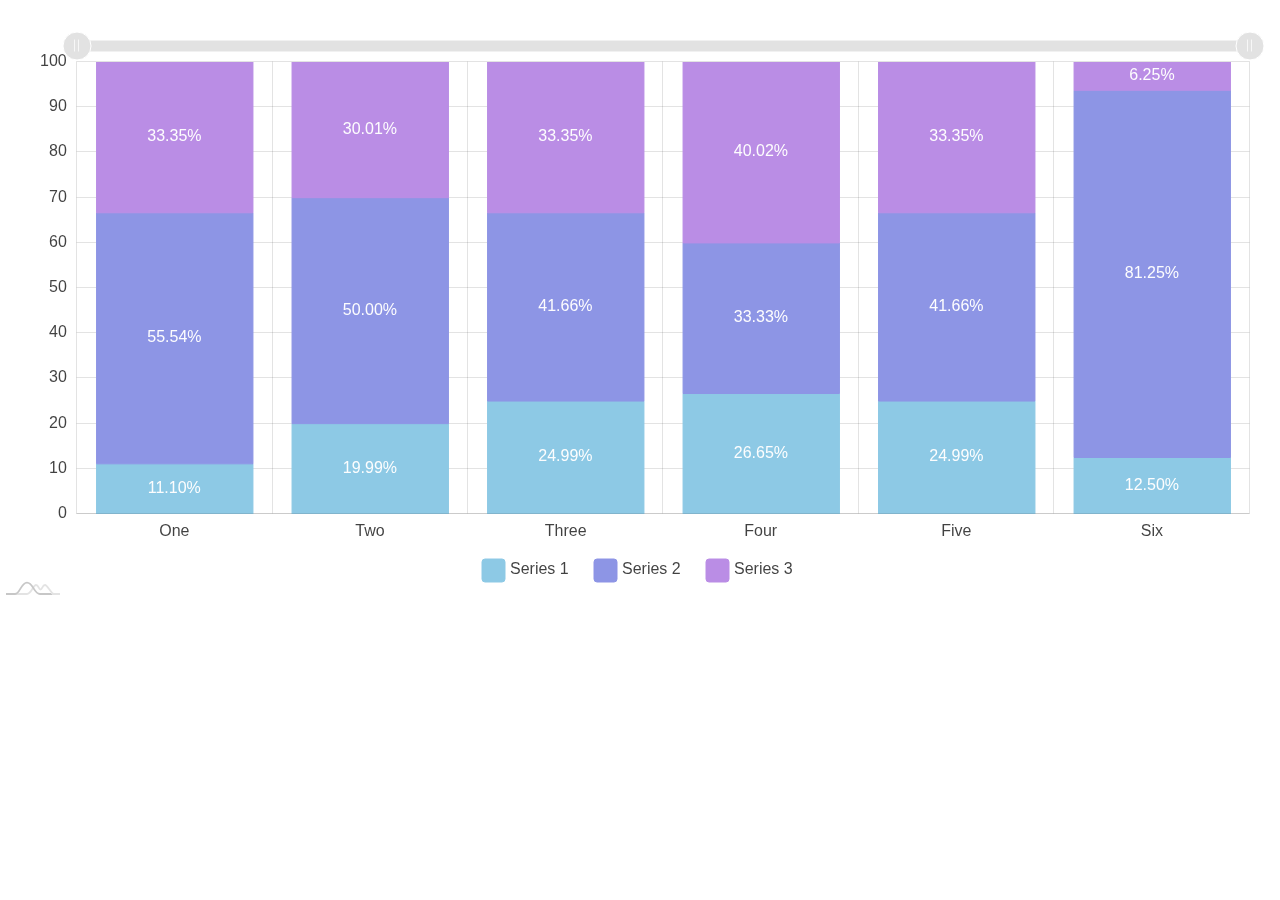
<file: js/amcharts4/examples/javascript/100%-stacked-column-chart/index.html>
<!DOCTYPE html>
<html>
  <head>
    <meta charset="UTF-8" />
    <title>amCharts V4 Example - 100%-stacked-column-chart</title>
    <link rel="stylesheet" href="index.css" />
  </head>
  <body>
    <div id="chartdiv"></div>
    <script src="../../../core.js"></script>
    <script src="../../../charts.js"></script>
    <script src="../../../themes/animated.js"></script>
    <script src="index.js"></script>
  </body>
</html>
</file>
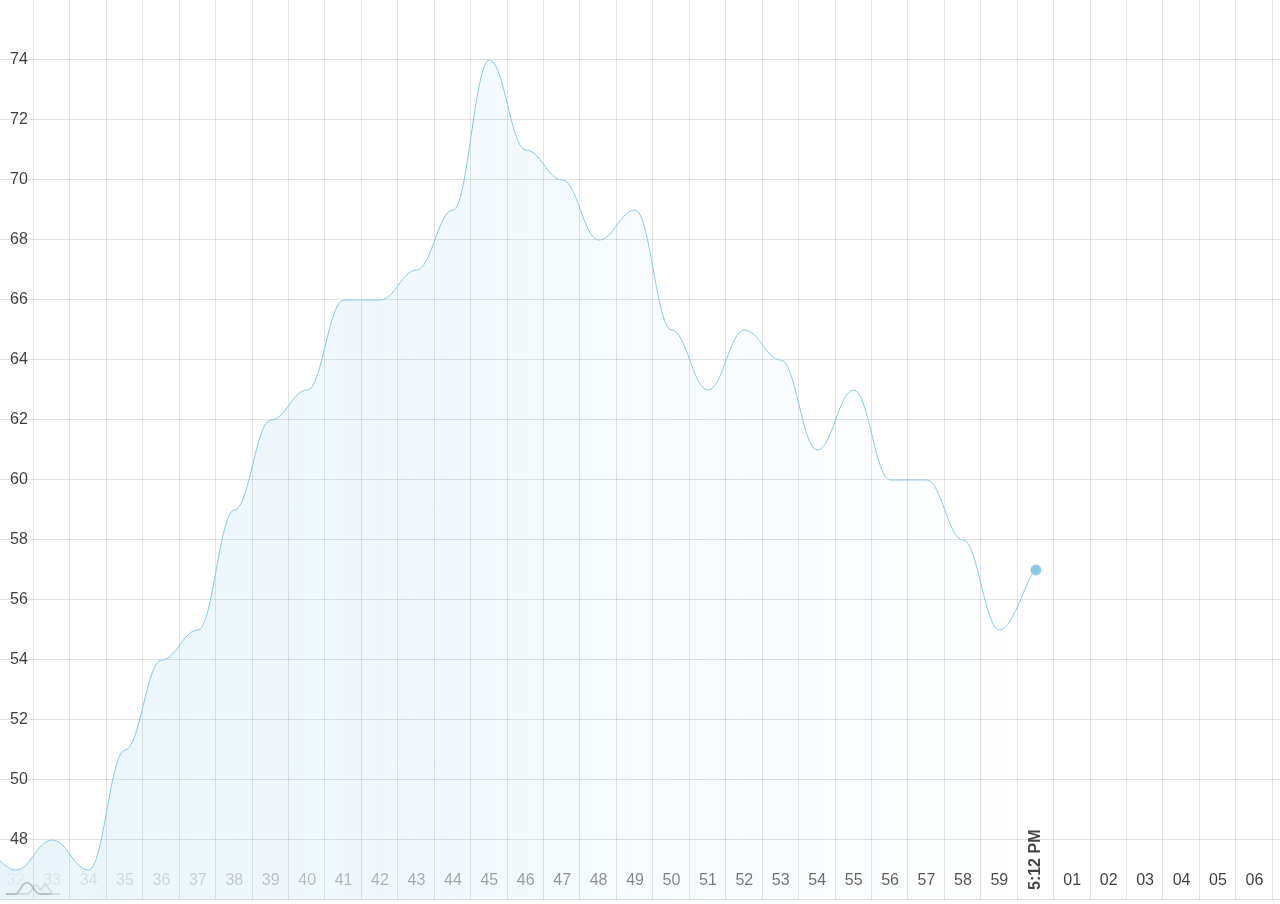
<file: js/amcharts4/examples/javascript/adding-live-data/index.html>
<!DOCTYPE html>
<html>
  <head>
    <meta charset="UTF-8" />
    <title>amCharts V4 Example - adding-live-data</title>
    <link rel="stylesheet" href="index.css" />
  </head>
  <body>
    <div id="chartdiv"></div>
    <script src="../../../core.js"></script>
    <script src="../../../charts.js"></script>
    <script src="../../../themes/animated.js"></script>
    <script src="../../../themes/dark.js"></script>
    <script src="index.js"></script>
  </body>
</html>
</file>
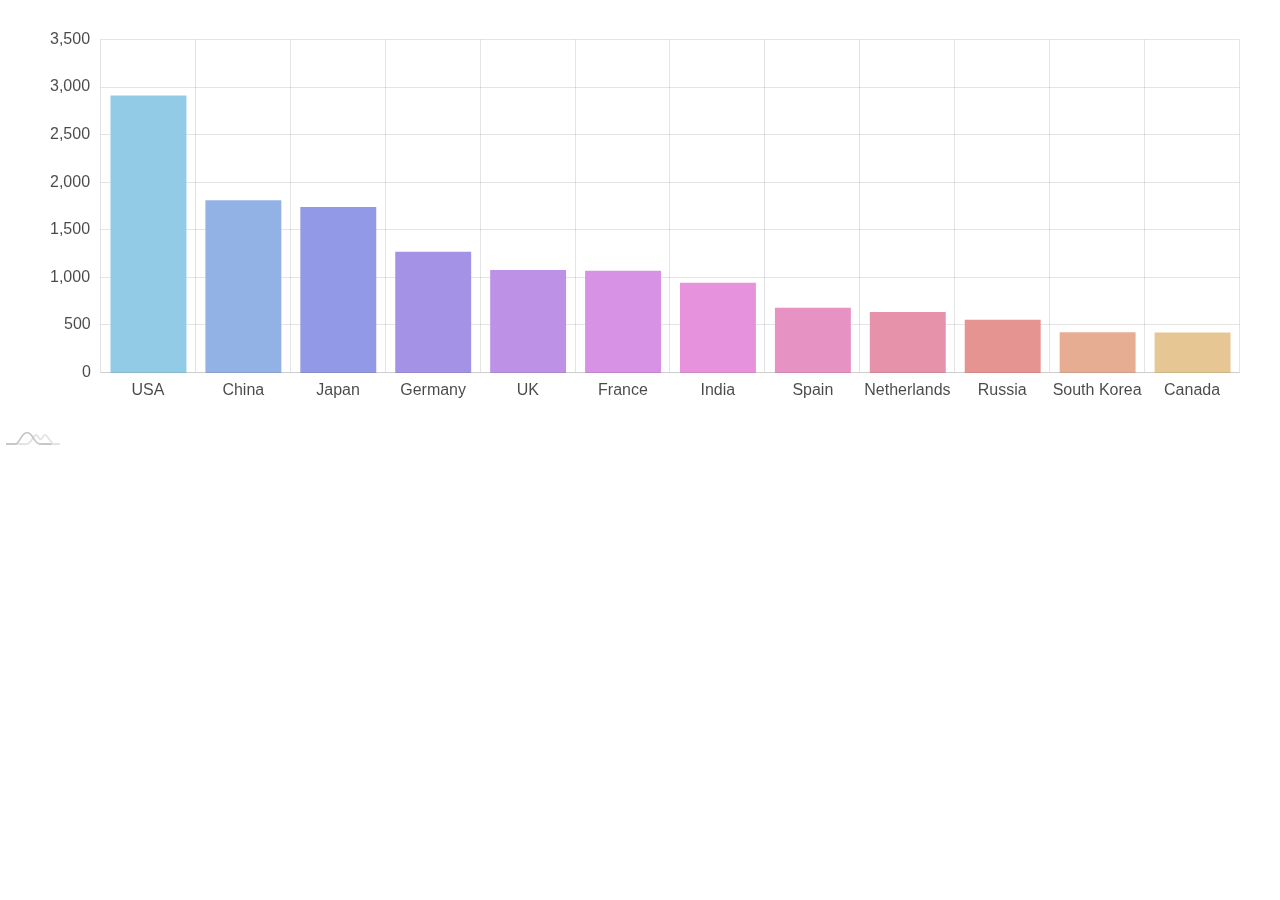
<file: js/amcharts4/examples/javascript/amcharts3/index.html>
<!DOCTYPE html>
<html>
  <head>
    <meta charset="UTF-8" />
    <title>amCharts V4 Example - amcharts3</title>
    <link rel="stylesheet" href="index.css" />
    <link rel="stylesheet" href="https://www.amcharts.com/lib/3/plugins/export/export.css" type="text/css" media="all" />
    <script src="https://www.amcharts.com/lib/3/amcharts.js"></script>
    <script src="https://www.amcharts.com/lib/3/serial.js"></script>
    <script src="https://www.amcharts.com/lib/3/plugins/export/export.min.js"></script>
    <script src="https://www.amcharts.com/lib/3/themes/light.js"></script>
  </head>
  <body>
    <div id="chartdiv"></div>
    <div id="chartdiv2"></div>
    <script src="v3.js"></script>
    <script src="../../../core.js"></script>
    <script src="../../../charts.js"></script>
    <script src="../../../themes/animated.js"></script>
    <script src="index.js"></script>
  </body>
</html>
</file>
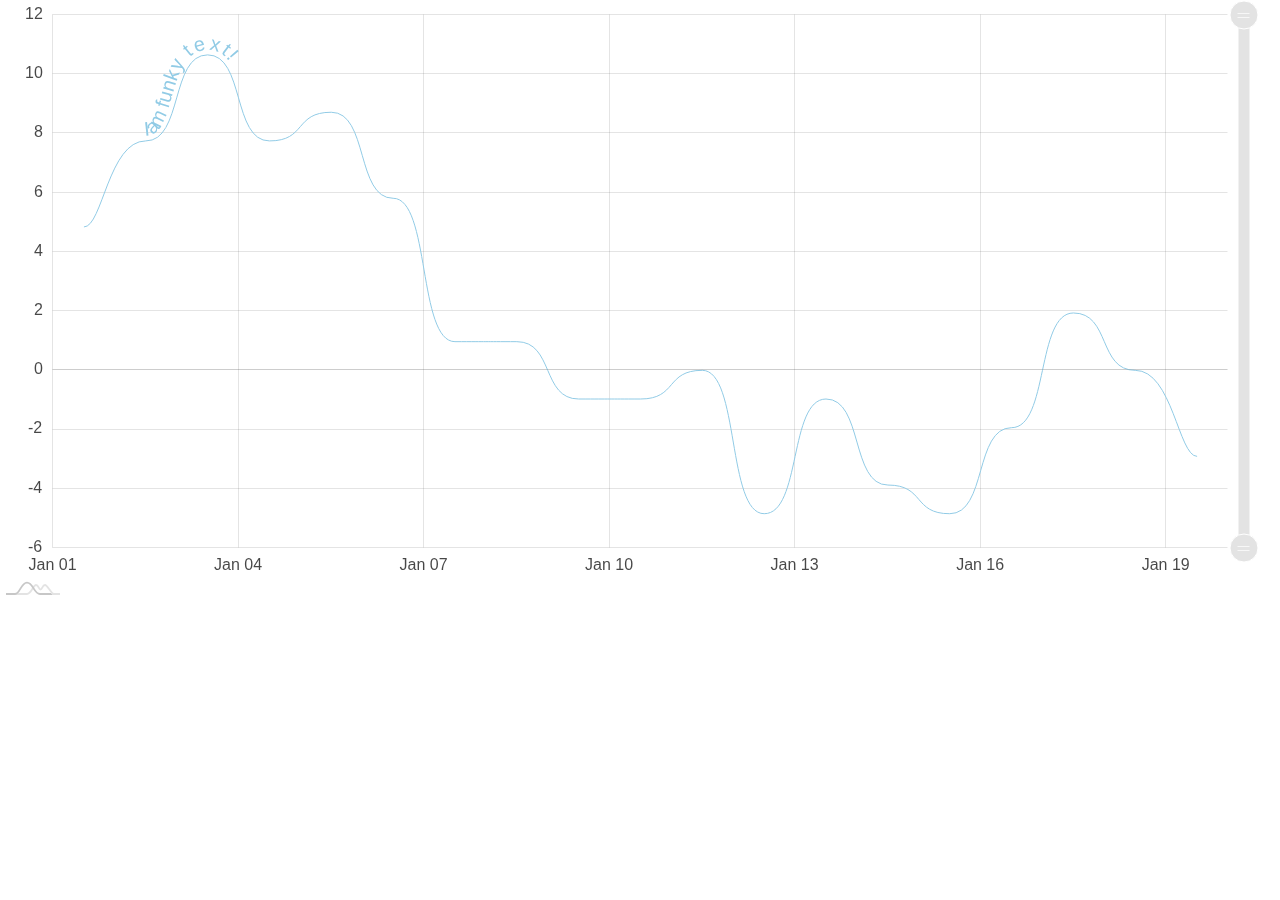
<file: js/amcharts4/examples/javascript/animating-along-the-line-series/index.html>
<!DOCTYPE html>
<html>
  <head>
    <meta charset="UTF-8" />
    <title>amCharts V4 Example - animating-along-the-line-series</title>
    <link rel="stylesheet" href="index.css" />
  </head>
  <body>
    <div id="chartdiv"></div>
    <script src="../../../core.js"></script>
    <script src="../../../charts.js"></script>
    <script src="../../../themes/animated.js"></script>
    <script src="index.js"></script>
  </body>
</html>
</file>
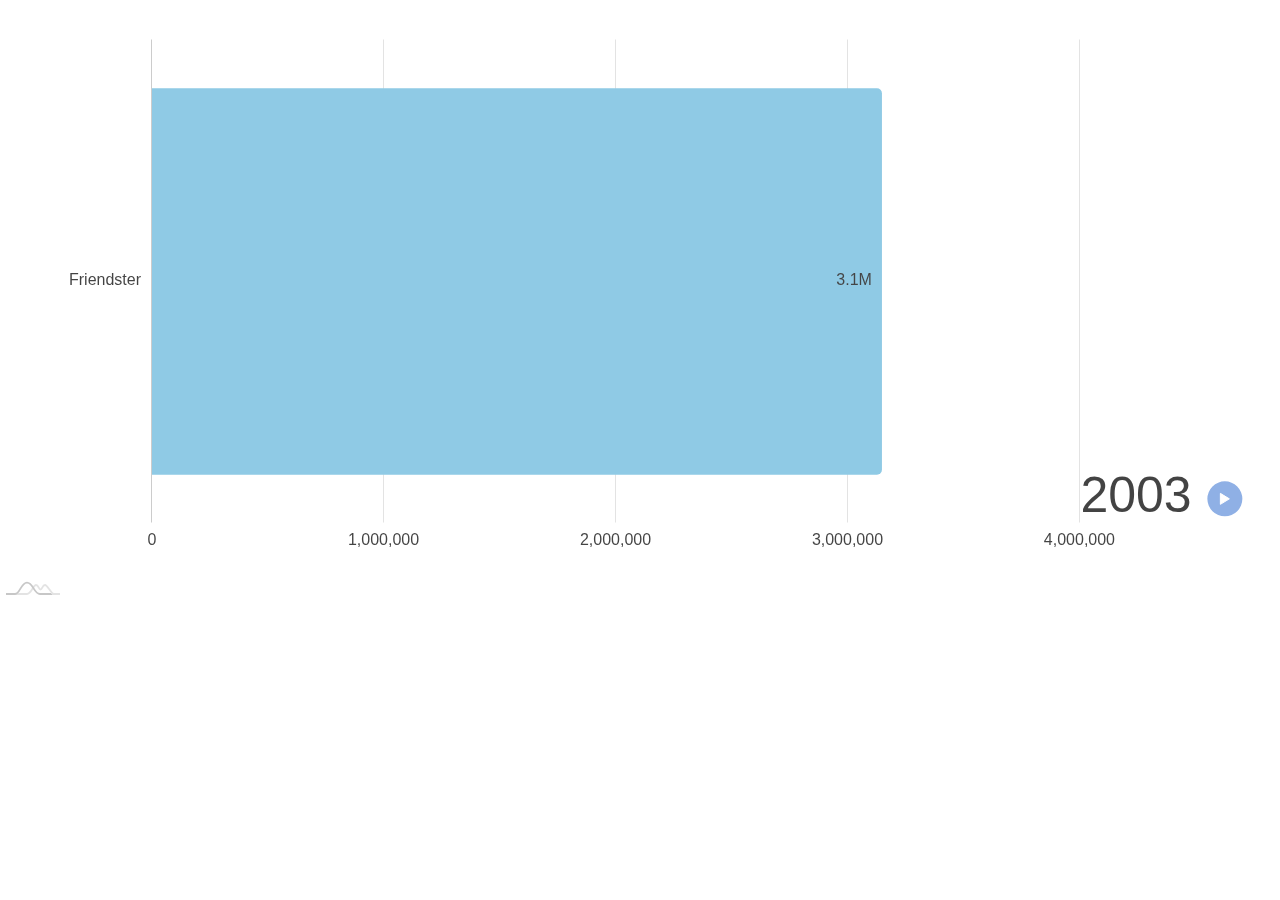
<file: js/amcharts4/examples/javascript/bar-chart-race/index.html>
<!DOCTYPE html>
<html>
  <head>
    <meta charset="UTF-8" />
    <title>amCharts V4 Example - bar-chart-race</title>
    <link rel="stylesheet" href="index.css" />
  </head>
  <body>
    <div id="chartdiv"></div>
    <script src="../../../core.js"></script>
    <script src="../../../charts.js"></script>
    <script src="../../../themes/animated.js"></script>
    <script src="index.js"></script>
  </body>
</html>
</file>
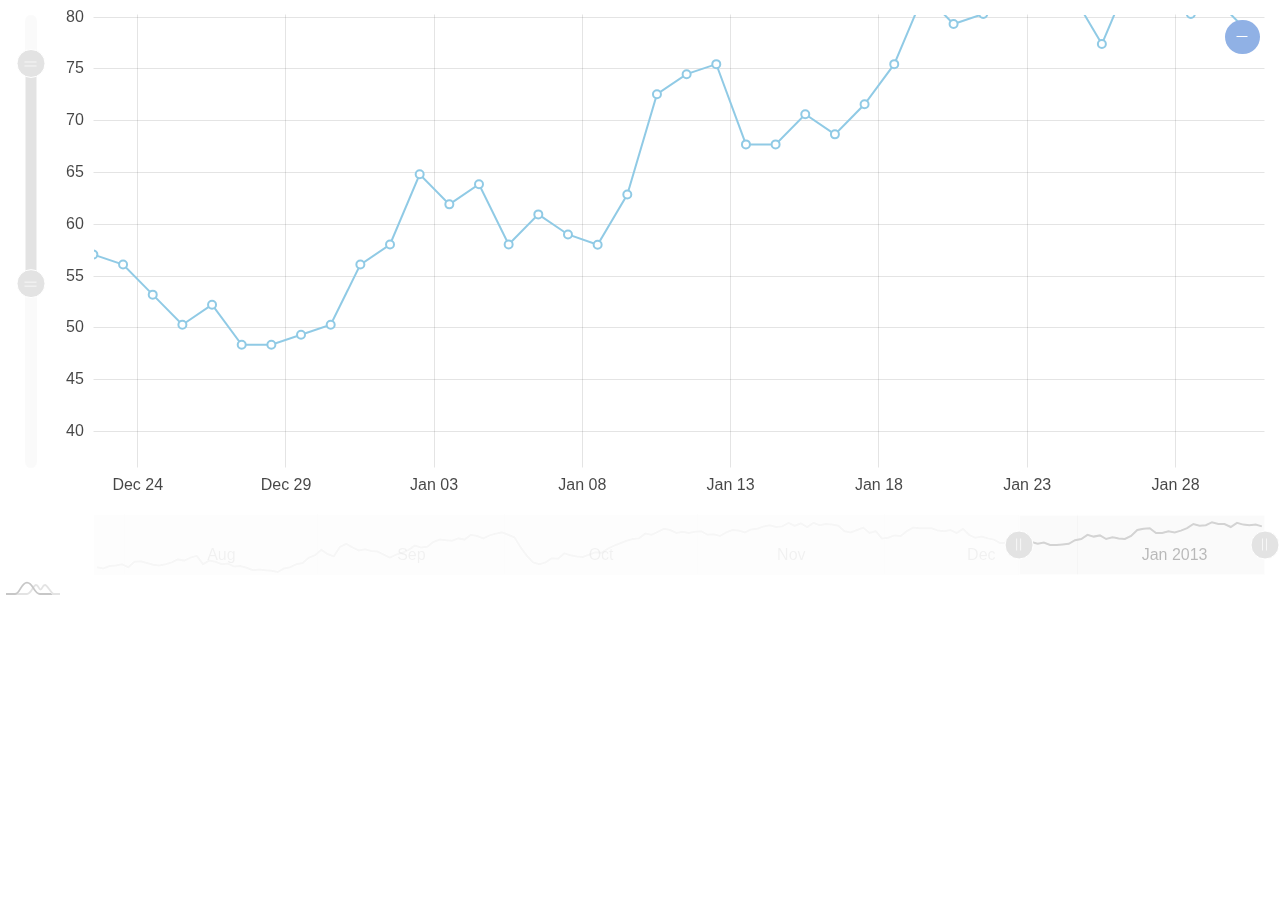
<file: js/amcharts4/examples/javascript/base/index.html>
<!DOCTYPE html>
<html>
  <head>
    <meta charset="UTF-8" />
    <title>amCharts V4 Example - base</title>
    <link rel="stylesheet" href="index.css" />
  </head>
  <body>
    <div id="chartdiv"></div>
    <script src="../../../core.js"></script>
    <script src="../../../charts.js"></script>
    <script src="../../../themes/animated.js"></script>
    <script src="index.js"></script>
  </body>
</html>
</file>
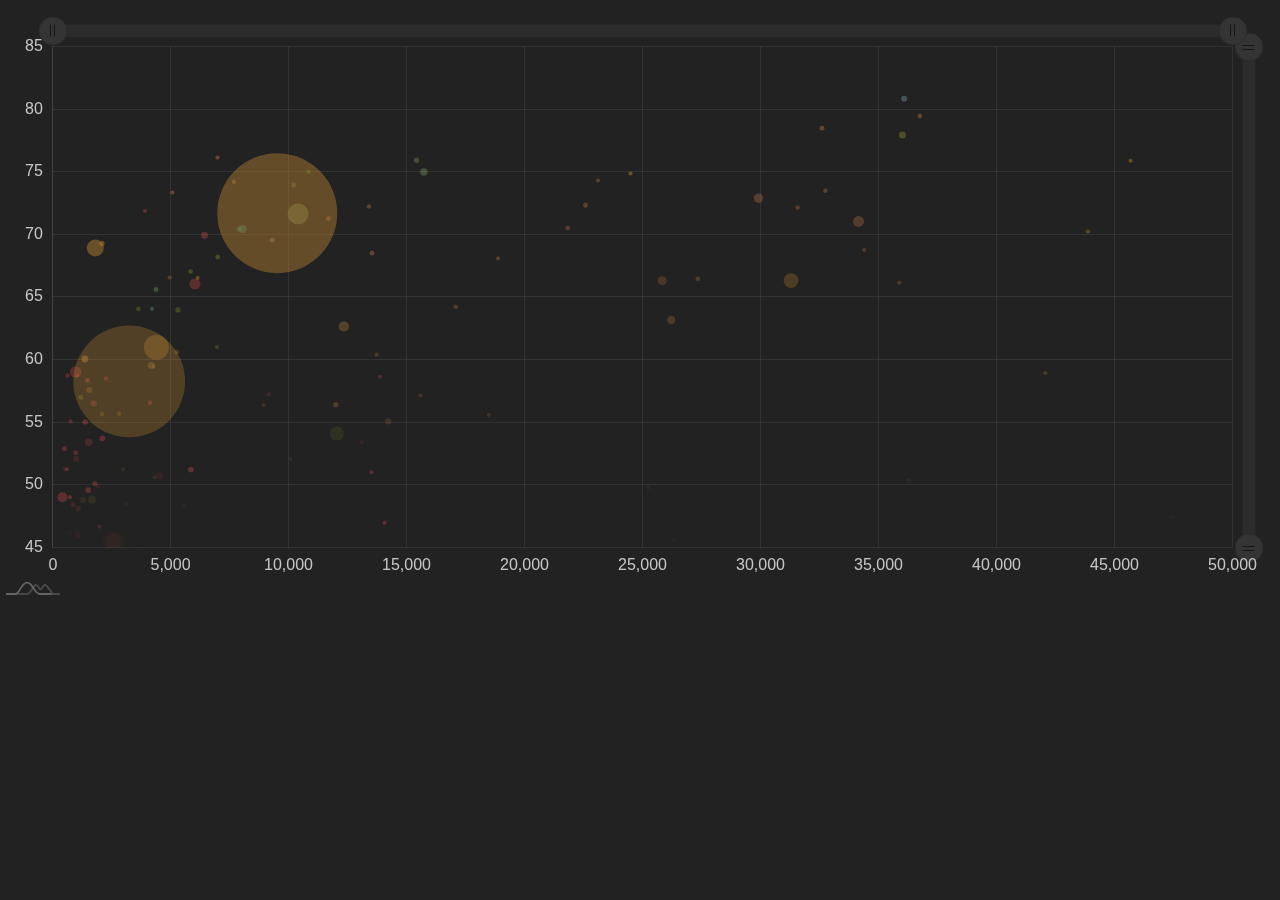
<file: js/amcharts4/examples/javascript/bubble-chart/index.html>
<!DOCTYPE html>
<html>
  <head>
    <meta charset="UTF-8" />
    <title>amCharts V4 Example - bubble-chart</title>
    <link rel="stylesheet" href="index.css" />
  </head>
  <body>
    <div id="chartdiv"></div>
    <script src="../../../core.js"></script>
    <script src="../../../charts.js"></script>
    <script src="../../../themes/animated.js"></script>
    <script src="../../../themes/dark.js"></script>
    <script src="index.js"></script>
  </body>
</html>
</file>
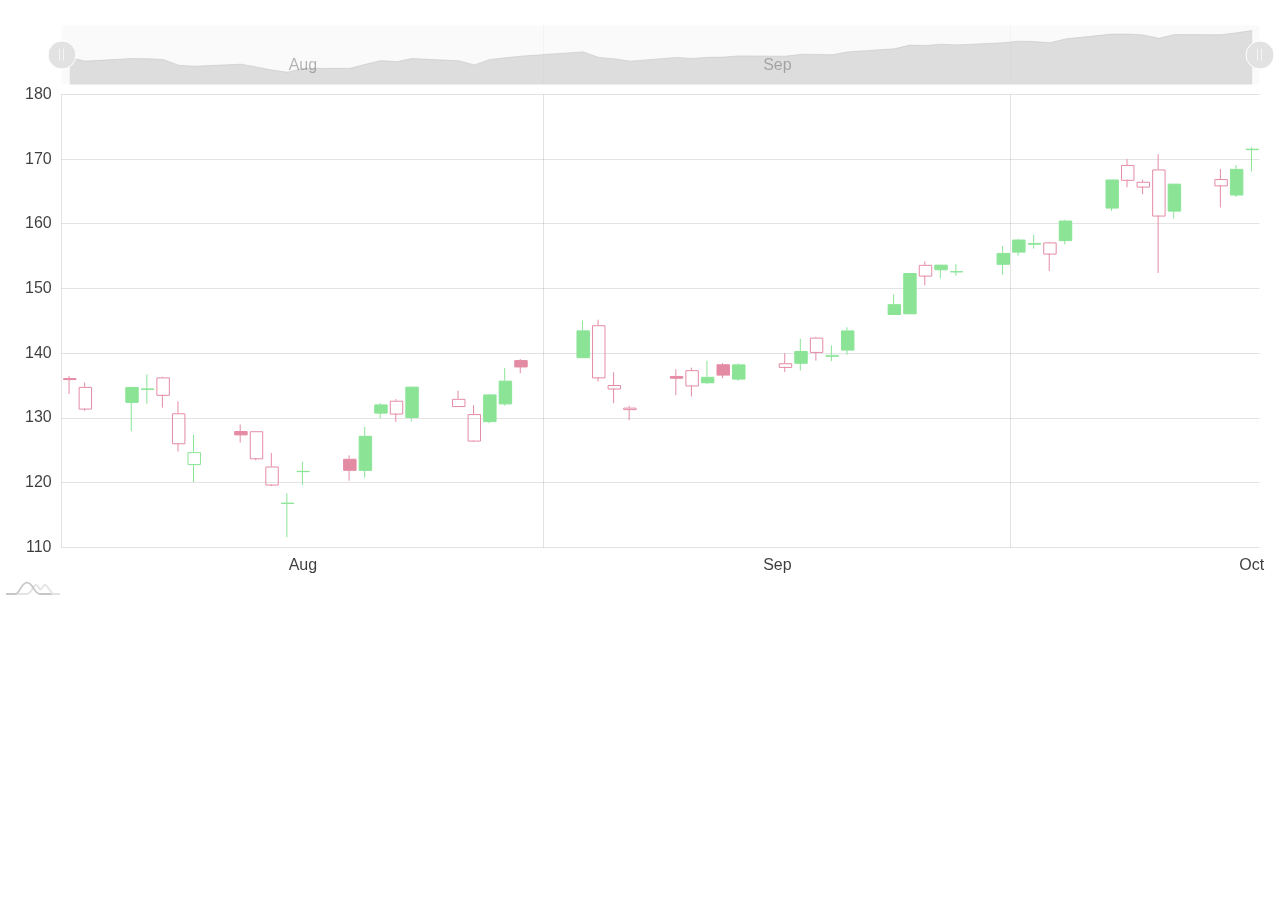
<file: js/amcharts4/examples/javascript/candlestick-chart/index.html>
<!DOCTYPE html>
<html>
  <head>
    <meta charset="UTF-8" />
    <title>amCharts V4 Example - candlestick-chart</title>
    <link rel="stylesheet" href="index.css" />
  </head>
  <body>
    <div id="chartdiv"></div>
    <script src="../../../core.js"></script>
    <script src="../../../charts.js"></script>
    <script src="../../../themes/animated.js"></script>
    <script src="index.js"></script>
  </body>
</html>
</file>
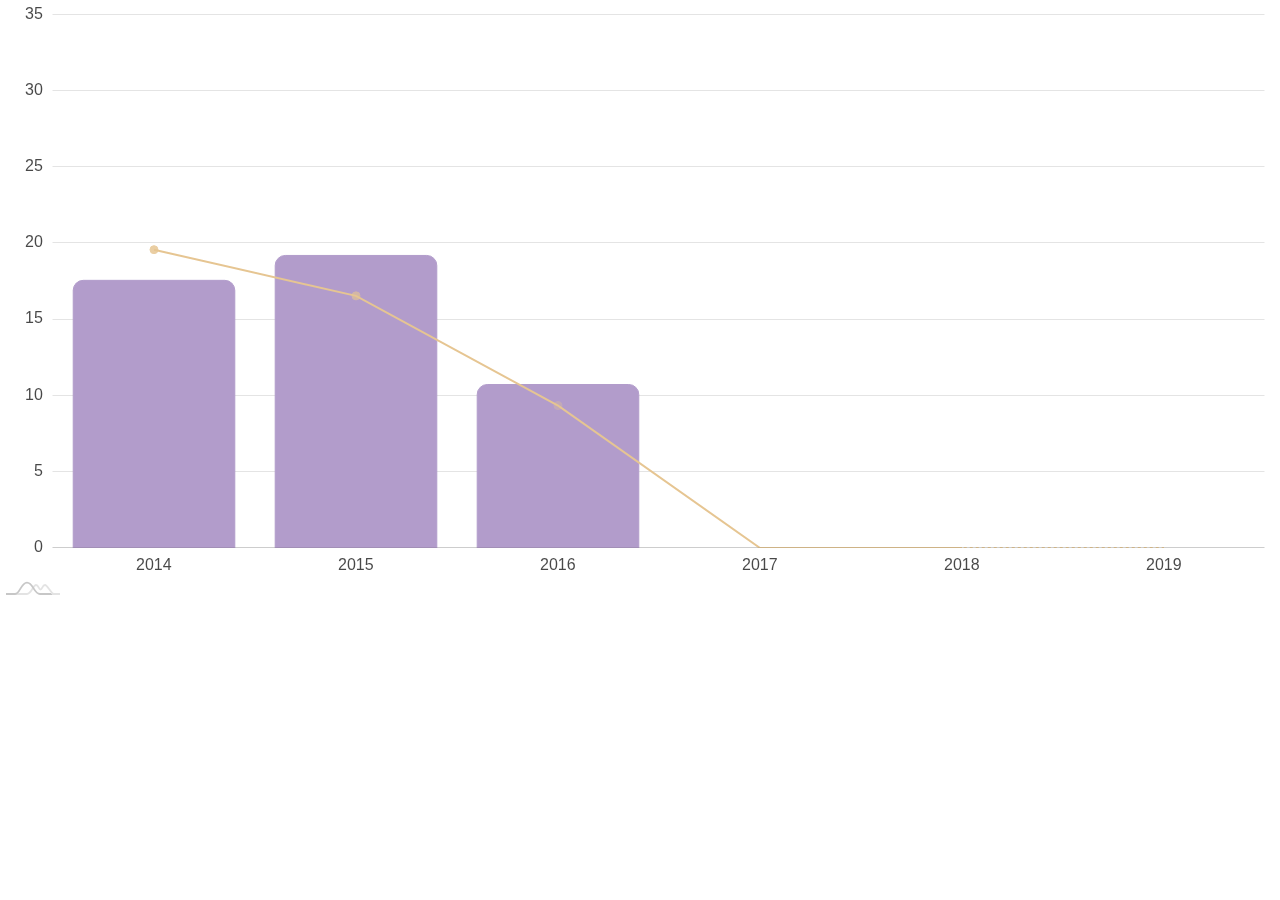
<file: js/amcharts4/examples/javascript/changing-series-apppearance/index.html>
<!DOCTYPE html>
<html>
  <head>
    <meta charset="UTF-8" />
    <title>amCharts V4 Example - changing-series-apppearance</title>
    <link rel="stylesheet" href="index.css" />
  </head>
  <body>
    <div id="chartdiv"></div>
    <script src="../../../core.js"></script>
    <script src="../../../charts.js"></script>
    <script src="../../../themes/animated.js"></script>
    <script src="index.js"></script>
  </body>
</html>
</file>
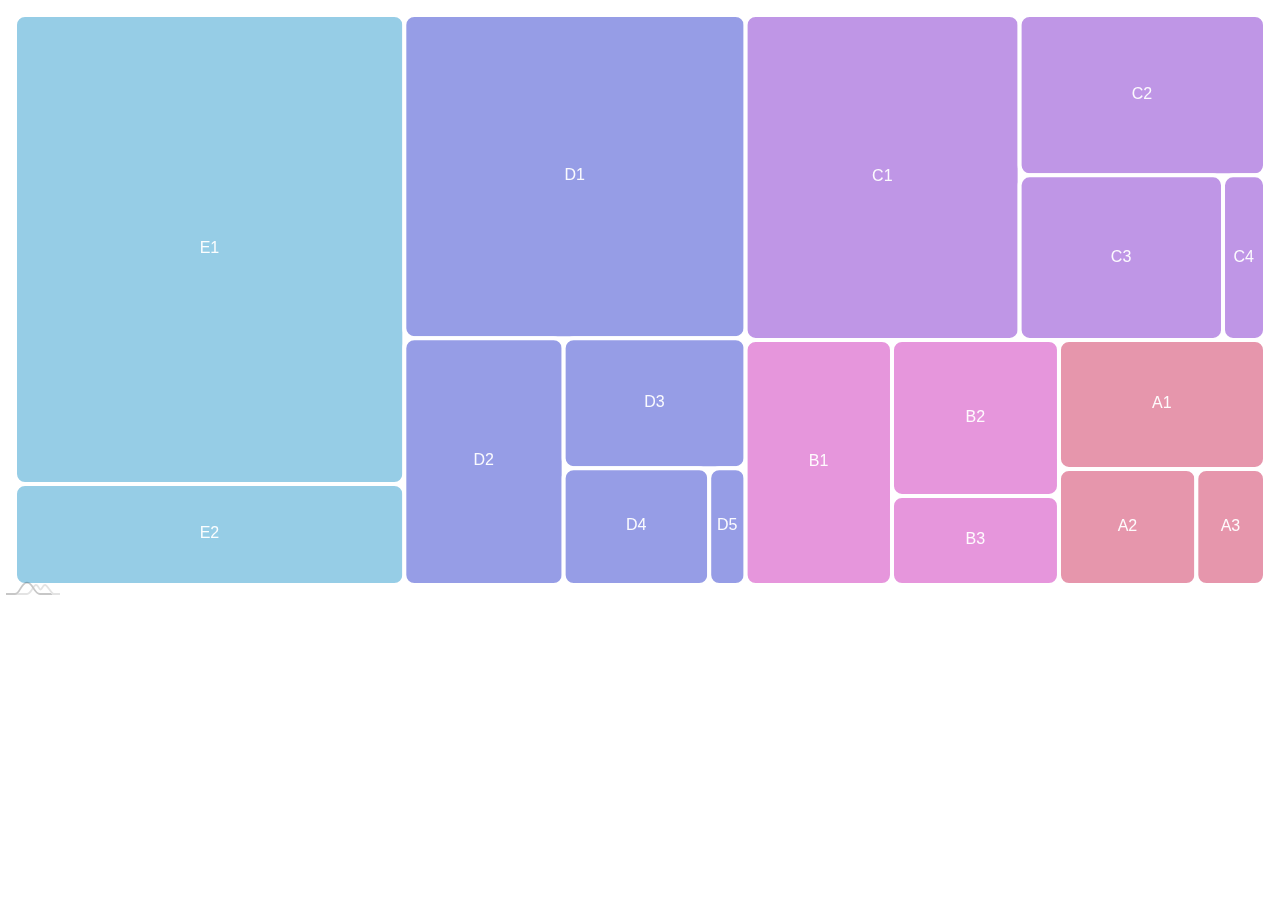
<file: js/amcharts4/examples/javascript/changing-tree-map-data/index.html>
<!DOCTYPE html>
<html>
  <head>
    <meta charset="UTF-8" />
    <title>amCharts V4 Example - changing-tree-map-data</title>
    <link rel="stylesheet" href="index.css" />
  </head>
  <body>
    <div id="chartdiv"></div>
    <script src="../../../core.js"></script>
    <script src="../../../charts.js"></script>
    <script src="../../../themes/animated.js"></script>
    <script src="index.js"></script>
  </body>
</html>
</file>
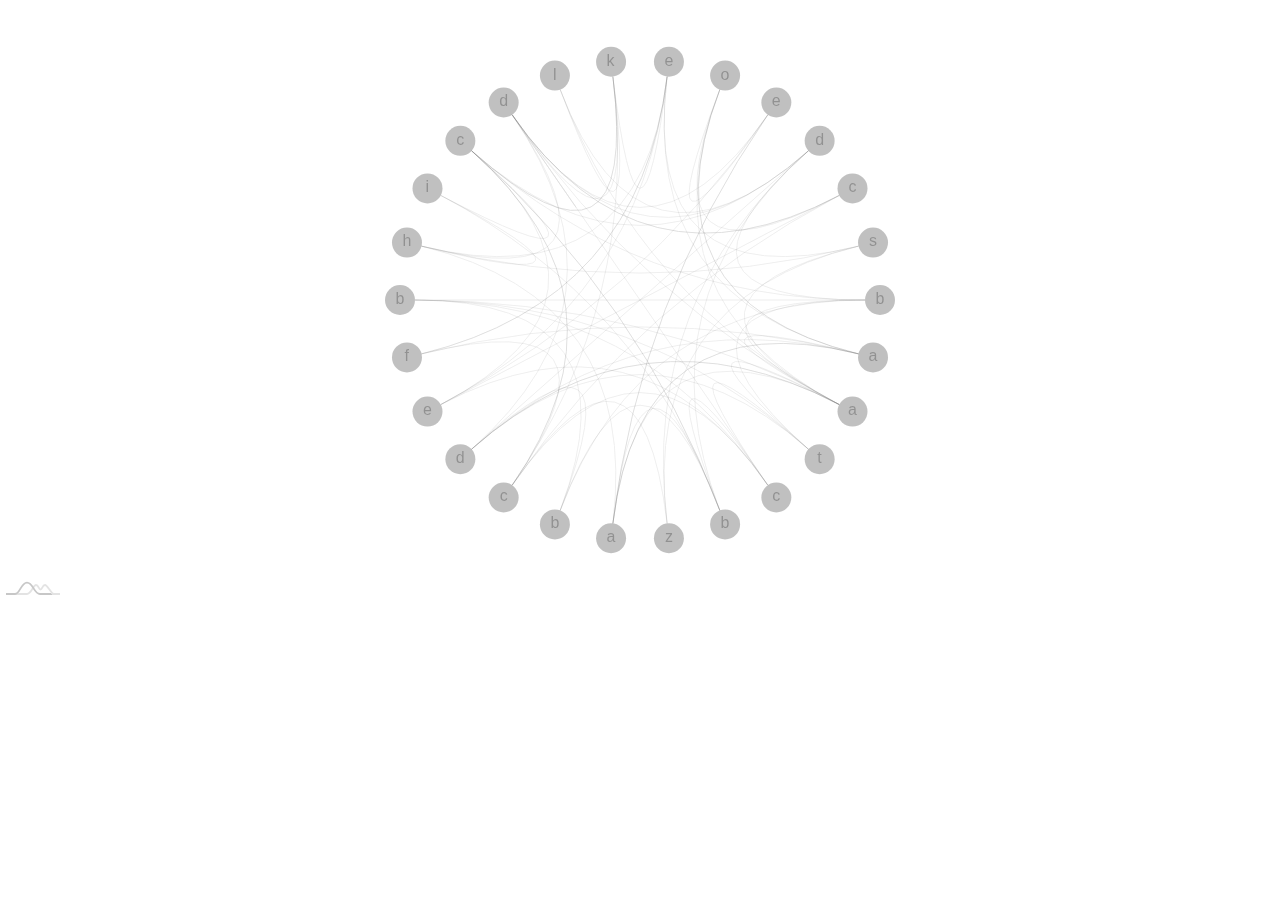
<file: js/amcharts4/examples/javascript/chord-diagram-non-ribbon/index.html>
<!DOCTYPE html>
<html>
  <head>
    <meta charset="UTF-8" />
    <title>amCharts V4 Example - chord-diagram-non-ribbon</title>
    <link rel="stylesheet" href="index.css" />
  </head>
  <body>
    <div id="chartdiv"></div>
    <script src="../../../core.js"></script>
    <script src="../../../charts.js"></script>
    <script src="../../../themes/animated.js"></script>
    <script src="index.js"></script>
  </body>
</html>
</file>
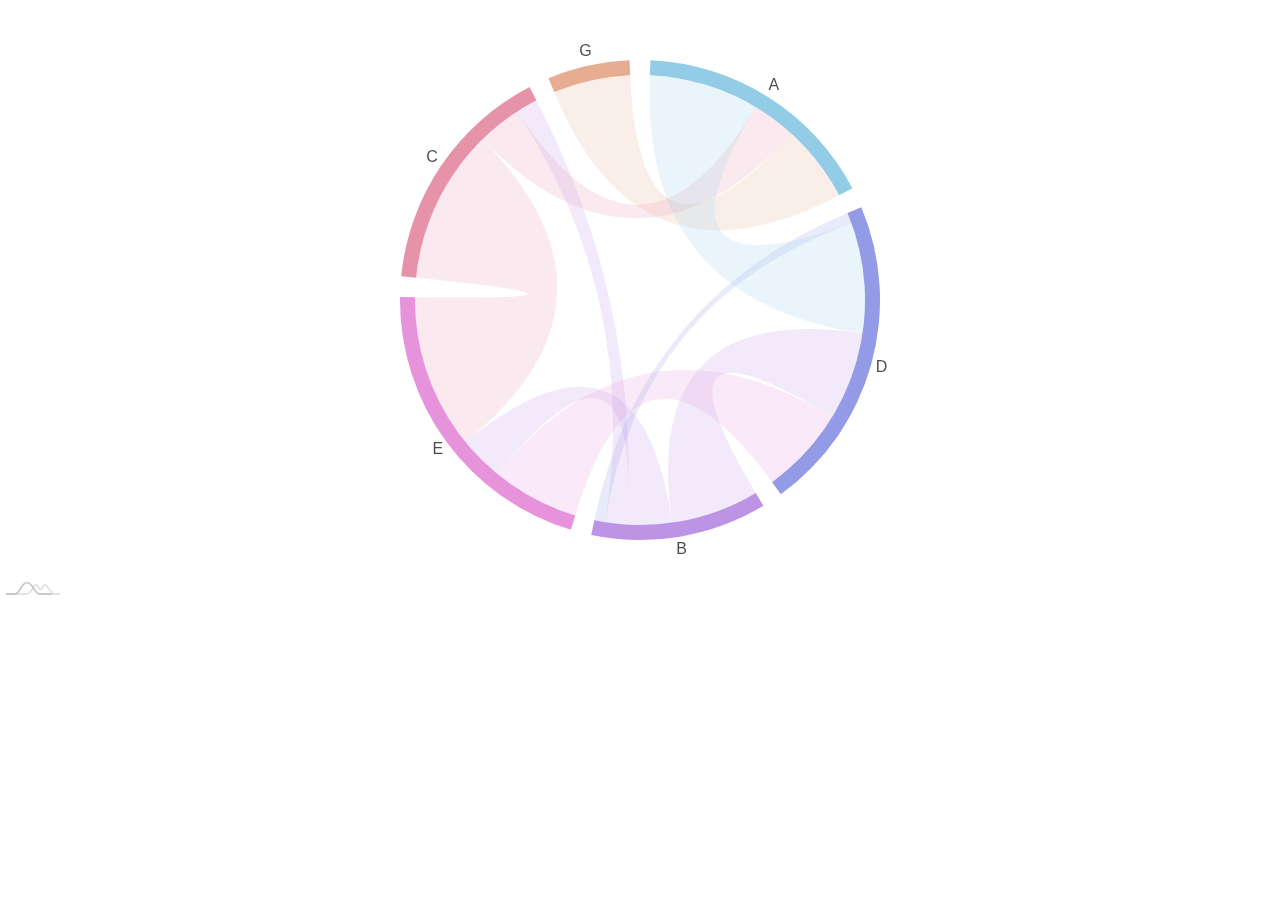
<file: js/amcharts4/examples/javascript/chord-diagram/index.html>
<!DOCTYPE html>
<html>
  <head>
    <meta charset="UTF-8" />
    <title>amCharts V4 Example - chord-diagram</title>
    <link rel="stylesheet" href="index.css" />
  </head>
  <body>
    <div id="chartdiv"></div>
    <script src="../../../core.js"></script>
    <script src="../../../charts.js"></script>
    <script src="../../../themes/animated.js"></script>
    <script src="index.js"></script>
  </body>
</html>
</file>
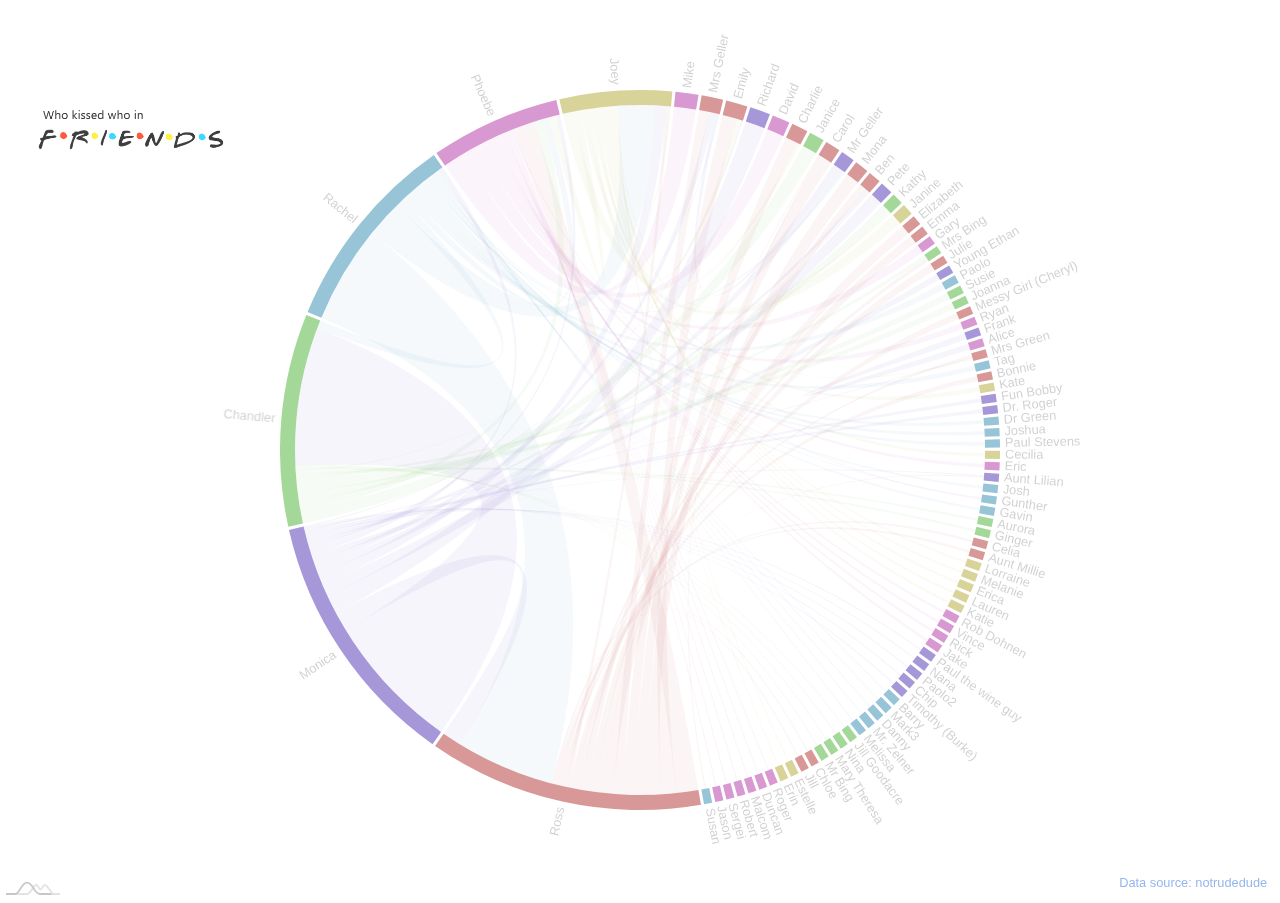
<file: js/amcharts4/examples/javascript/chord-friends-kisses/index.html>
<!DOCTYPE html>
<html>
  <head>
    <meta charset="UTF-8" />
    <title>amCharts V4 Example - chord-friends-kisses</title>
    <link rel="stylesheet" href="index.css" />
  </head>
  <body>
    <div id="chartdiv"></div>
    <script src="../../../core.js"></script>
    <script src="../../../charts.js"></script>
    <script src="../../../themes/animated.js"></script>
    <script src="index.js"></script>
  </body>
</html>
</file>
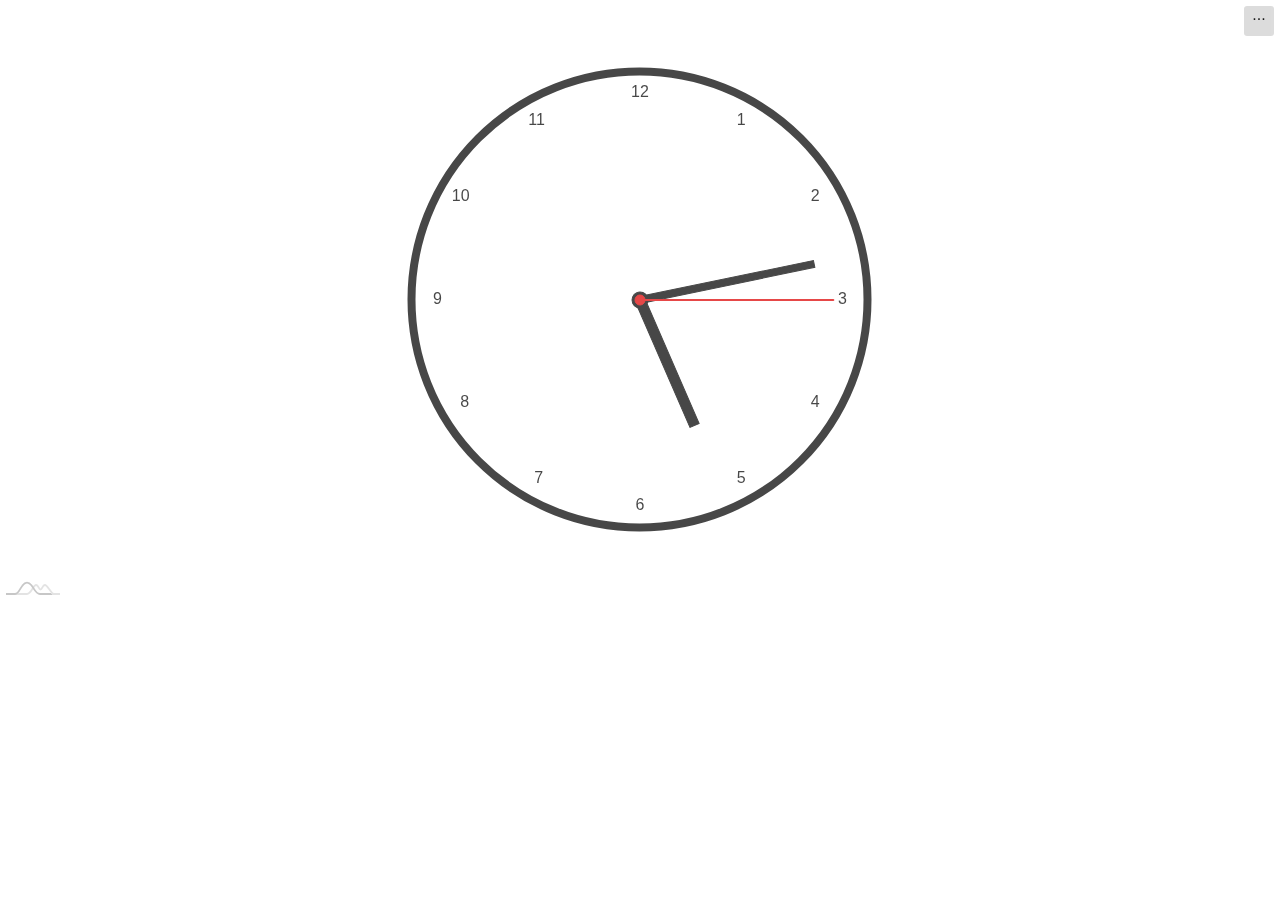
<file: js/amcharts4/examples/javascript/clock/index.html>
<!DOCTYPE html>
<html>
  <head>
    <meta charset="UTF-8" />
    <title>amCharts V4 Example - clock</title>
    <link rel="stylesheet" href="index.css" />
  </head>
  <body>
    <div id="chartdiv"></div>
    <script src="../../../core.js"></script>
    <script src="../../../charts.js"></script>
    <script src="../../../themes/animated.js"></script>
    <script src="index.js"></script>
  </body>
</html>
</file>
<file: js/amcharts4/examples/javascript/100%-stacked-column-chart/index.css>
body {
  font-family: -apple-system, BlinkMacSystemFont, "Segoe UI", Roboto, Helvetica, Arial, sans-serif, "Apple Color Emoji", "Segoe UI Emoji", "Segoe UI Symbol";
  background-color: #ffffff;
  overflow: hidden;
  margin: 0;
}

#chartdiv {
  width: 100%;
  max-height: 600px;
  height: 100vh;
}
</file>
<file: js/amcharts4/examples/javascript/adding-live-data/index.css>
body {
  font-family: -apple-system, BlinkMacSystemFont, "Segoe UI", Roboto, Helvetica, Arial, sans-serif, "Apple Color Emoji", "Segoe UI Emoji", "Segoe UI Symbol";
  background-color: #ffffff;
  overflow: hidden;
  margin: 0;
}

#chartdiv {
  width: 100%;
  height: 100vh;
}
</file>
<file: js/amcharts4/examples/javascript/amcharts3/index.css>
body {
  font-family: -apple-system, BlinkMacSystemFont, "Segoe UI", Roboto, Helvetica, Arial, sans-serif, "Apple Color Emoji", "Segoe UI Emoji", "Segoe UI Symbol";
  background-color: #ffffff;
  overflow: hidden;
  margin: 0;
}

#chartdiv {
  width: 100%;
  height: 50vh;
}

#chartdiv2 {
  width: 100%;
  height: 50vh;
}
</file>
<file: js/amcharts4/examples/javascript/animating-along-the-line-series/index.css>
body {
  font-family: -apple-system, BlinkMacSystemFont, "Segoe UI", Roboto, Helvetica, Arial, sans-serif, "Apple Color Emoji", "Segoe UI Emoji", "Segoe UI Symbol";
  background-color: #ffffff;
  overflow: hidden;
  margin: 0;
}

#chartdiv {
  width: 100%;
  max-height: 600px;
  height: 100vh;
}
</file>
<file: js/amcharts4/examples/javascript/bar-chart-race/index.css>
body {
  font-family: -apple-system, BlinkMacSystemFont, "Segoe UI", Roboto, Helvetica, Arial, sans-serif, "Apple Color Emoji", "Segoe UI Emoji", "Segoe UI Symbol";
  background-color: #ffffff;
  overflow: hidden;
  margin: 0;
}

#chartdiv {
  width: 100%;
  max-height: 600px;
  height: 100vh;
}
</file>
<file: js/amcharts4/examples/javascript/base/index.css>
body {
  font-family: -apple-system, BlinkMacSystemFont, "Segoe UI", Roboto, Helvetica, Arial, sans-serif, "Apple Color Emoji", "Segoe UI Emoji", "Segoe UI Symbol";
  background-color: #ffffff;
  overflow: hidden;
  margin: 0;
}

#chartdiv {
  width: 100%;
  max-height: 600px;
  height: 100vh;
}
</file>
<file: js/amcharts4/examples/javascript/bubble-chart/index.css>
body {
  font-family: -apple-system, BlinkMacSystemFont, "Segoe UI", Roboto, Helvetica, Arial, sans-serif, "Apple Color Emoji", "Segoe UI Emoji", "Segoe UI Symbol";
  background-color: #222222;
  overflow: hidden;
  margin: 0;
}

#chartdiv {
  width: 100%;
  max-height: 600px;
  height: 100vh;
}
</file>
<file: js/amcharts4/examples/javascript/candlestick-chart/index.css>
body {
  font-family: -apple-system, BlinkMacSystemFont, "Segoe UI", Roboto, Helvetica, Arial, sans-serif, "Apple Color Emoji", "Segoe UI Emoji", "Segoe UI Symbol";
  background-color: #ffffff;
  overflow: hidden;
  margin: 0;
}

#chartdiv {
  width: 100%;
  max-height: 600px;
  height: 100vh;
}
</file>
<file: js/amcharts4/examples/javascript/changing-series-apppearance/index.css>
body {
  font-family: -apple-system, BlinkMacSystemFont, "Segoe UI", Roboto, Helvetica, Arial, sans-serif, "Apple Color Emoji", "Segoe UI Emoji", "Segoe UI Symbol";
  background-color: #ffffff;
  overflow: hidden;
  margin: 0;
}

#chartdiv {
  width: 100%;
  max-height: 600px;
  height: 100vh;
}
</file>
<file: js/amcharts4/examples/javascript/changing-tree-map-data/index.css>
body {
  font-family: -apple-system, BlinkMacSystemFont, "Segoe UI", Roboto, Helvetica, Arial, sans-serif, "Apple Color Emoji", "Segoe UI Emoji", "Segoe UI Symbol";
  background-color: #ffffff;
  overflow: hidden;
  margin: 0;
}

#chartdiv {
  width: 100%;
  max-height: 600px;
  height: 100vh;
}
</file>
<file: js/amcharts4/examples/javascript/chord-diagram-non-ribbon/index.css>
body {
  font-family: -apple-system, BlinkMacSystemFont, "Segoe UI", Roboto, Helvetica, Arial, sans-serif, "Apple Color Emoji", "Segoe UI Emoji", "Segoe UI Symbol";
  background-color: #ffffff;
  overflow: hidden;
  margin: 0;
}

#chartdiv {
  width: 100%;
  max-height: 600px;
  height: 100vh;
}
</file>
<file: js/amcharts4/examples/javascript/chord-diagram/index.css>
body {
  font-family: -apple-system, BlinkMacSystemFont, "Segoe UI", Roboto, Helvetica, Arial, sans-serif, "Apple Color Emoji", "Segoe UI Emoji", "Segoe UI Symbol";
  background-color: #ffffff;
  overflow: hidden;
  margin: 0;
}

#chartdiv {
  width: 100%;
  max-height: 600px;
  height: 100vh;
}
</file>
<file: js/amcharts4/examples/javascript/chord-friends-kisses/index.css>
body {
  font-family: -apple-system, BlinkMacSystemFont, "Segoe UI", Roboto, Helvetica, Arial, sans-serif, "Apple Color Emoji", "Segoe UI Emoji", "Segoe UI Symbol";
  background-color: #ffffff;
  overflow: hidden;
  margin: 0;
  font-size: 0.8em;
}

#chartdiv {
  width: 100%;
  height: 100vh;
}
</file>
<file: js/amcharts4/examples/javascript/clock/index.css>
body {
  font-family: -apple-system, BlinkMacSystemFont, "Segoe UI", Roboto, Helvetica, Arial, sans-serif, "Apple Color Emoji", "Segoe UI Emoji", "Segoe UI Symbol";
  background-color: #ffffff;
  overflow: hidden;
  margin: 0;
}

#chartdiv {
  width: 100%;
  max-height: 600px;
  height: 100vh;
}
</file>
